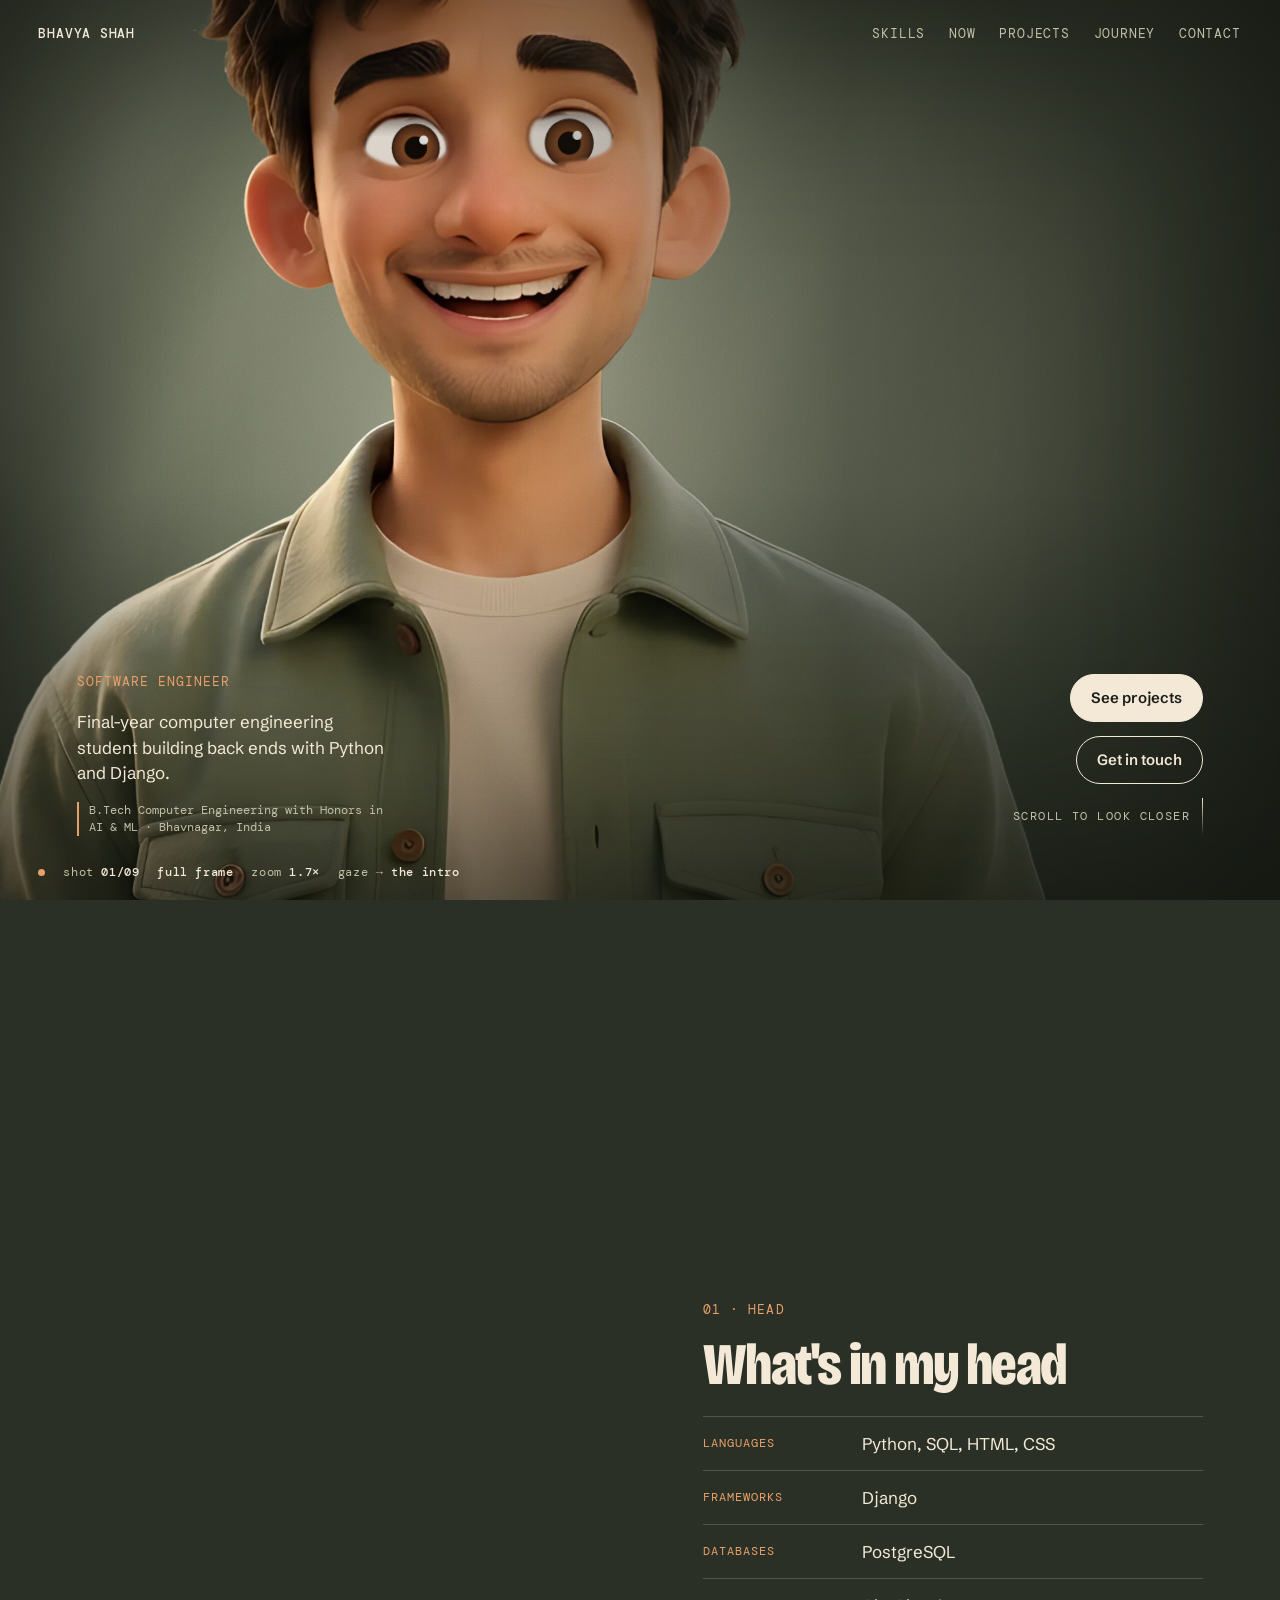
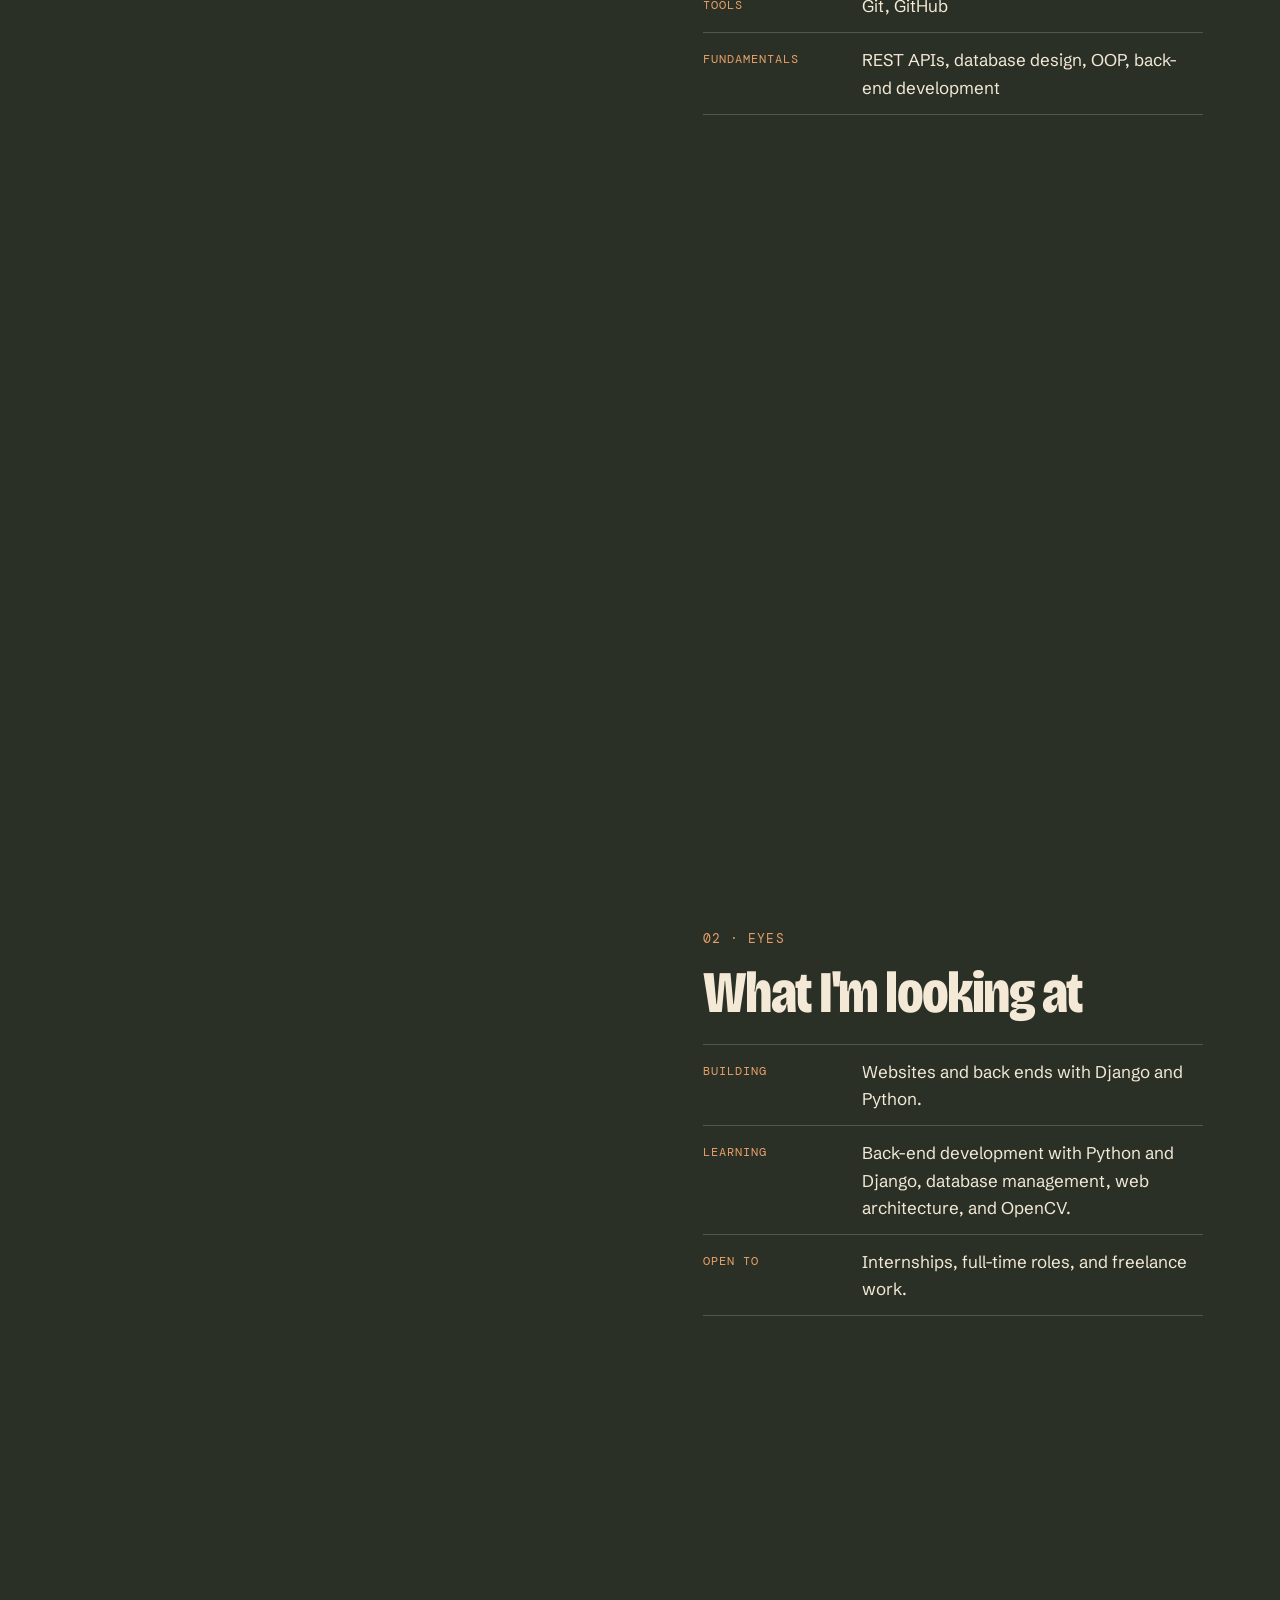
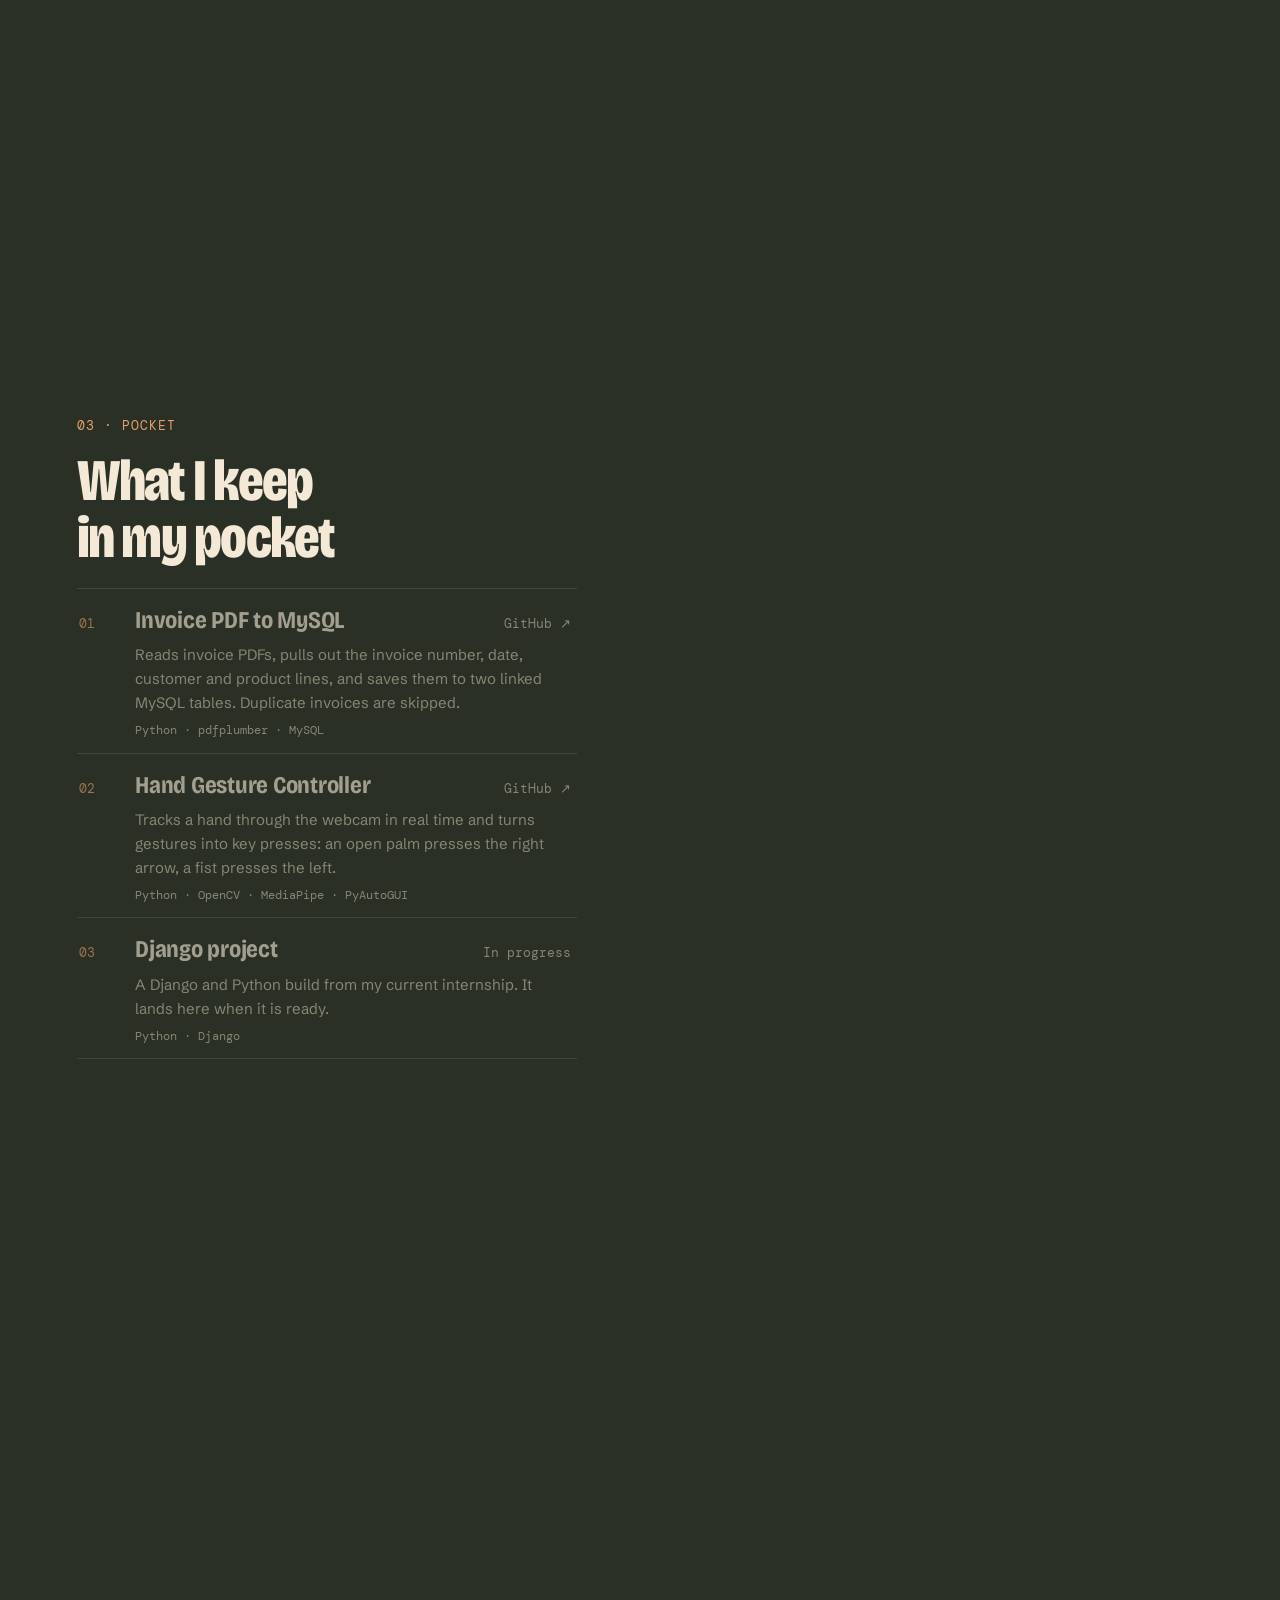
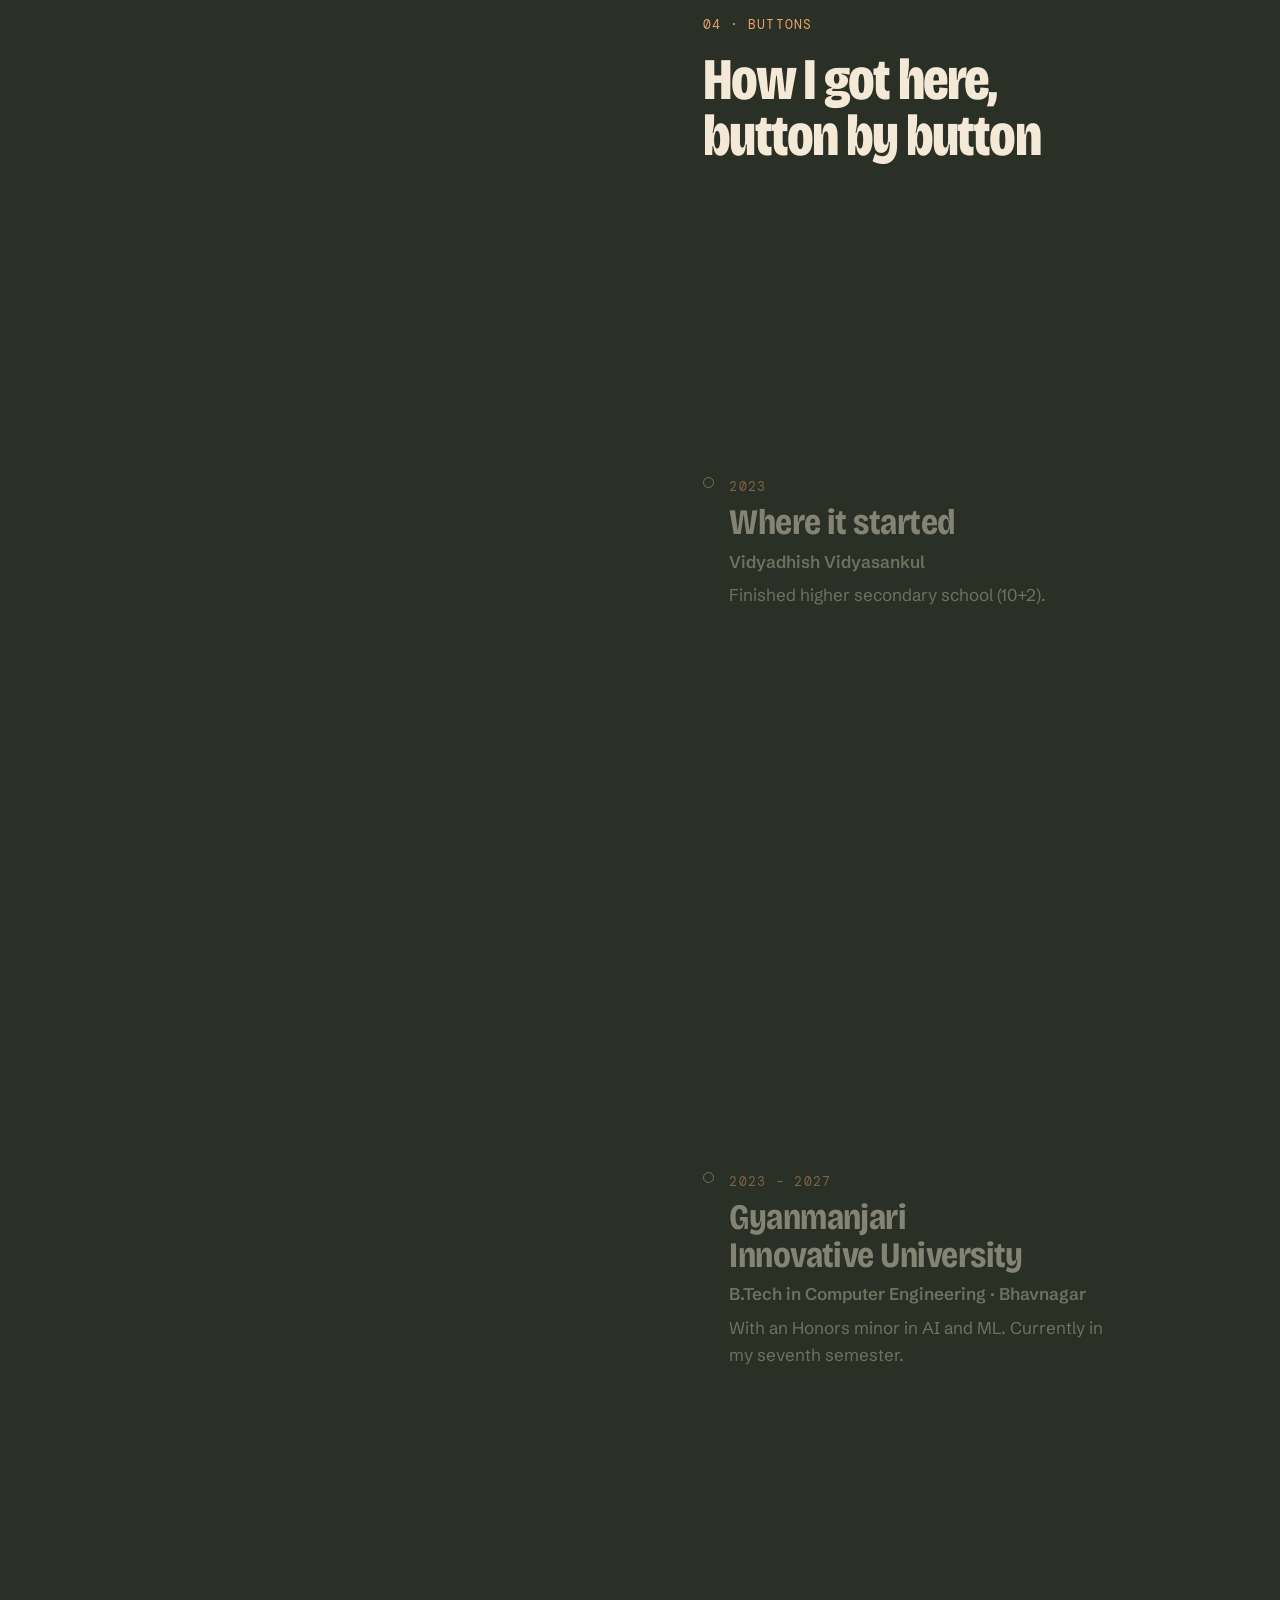
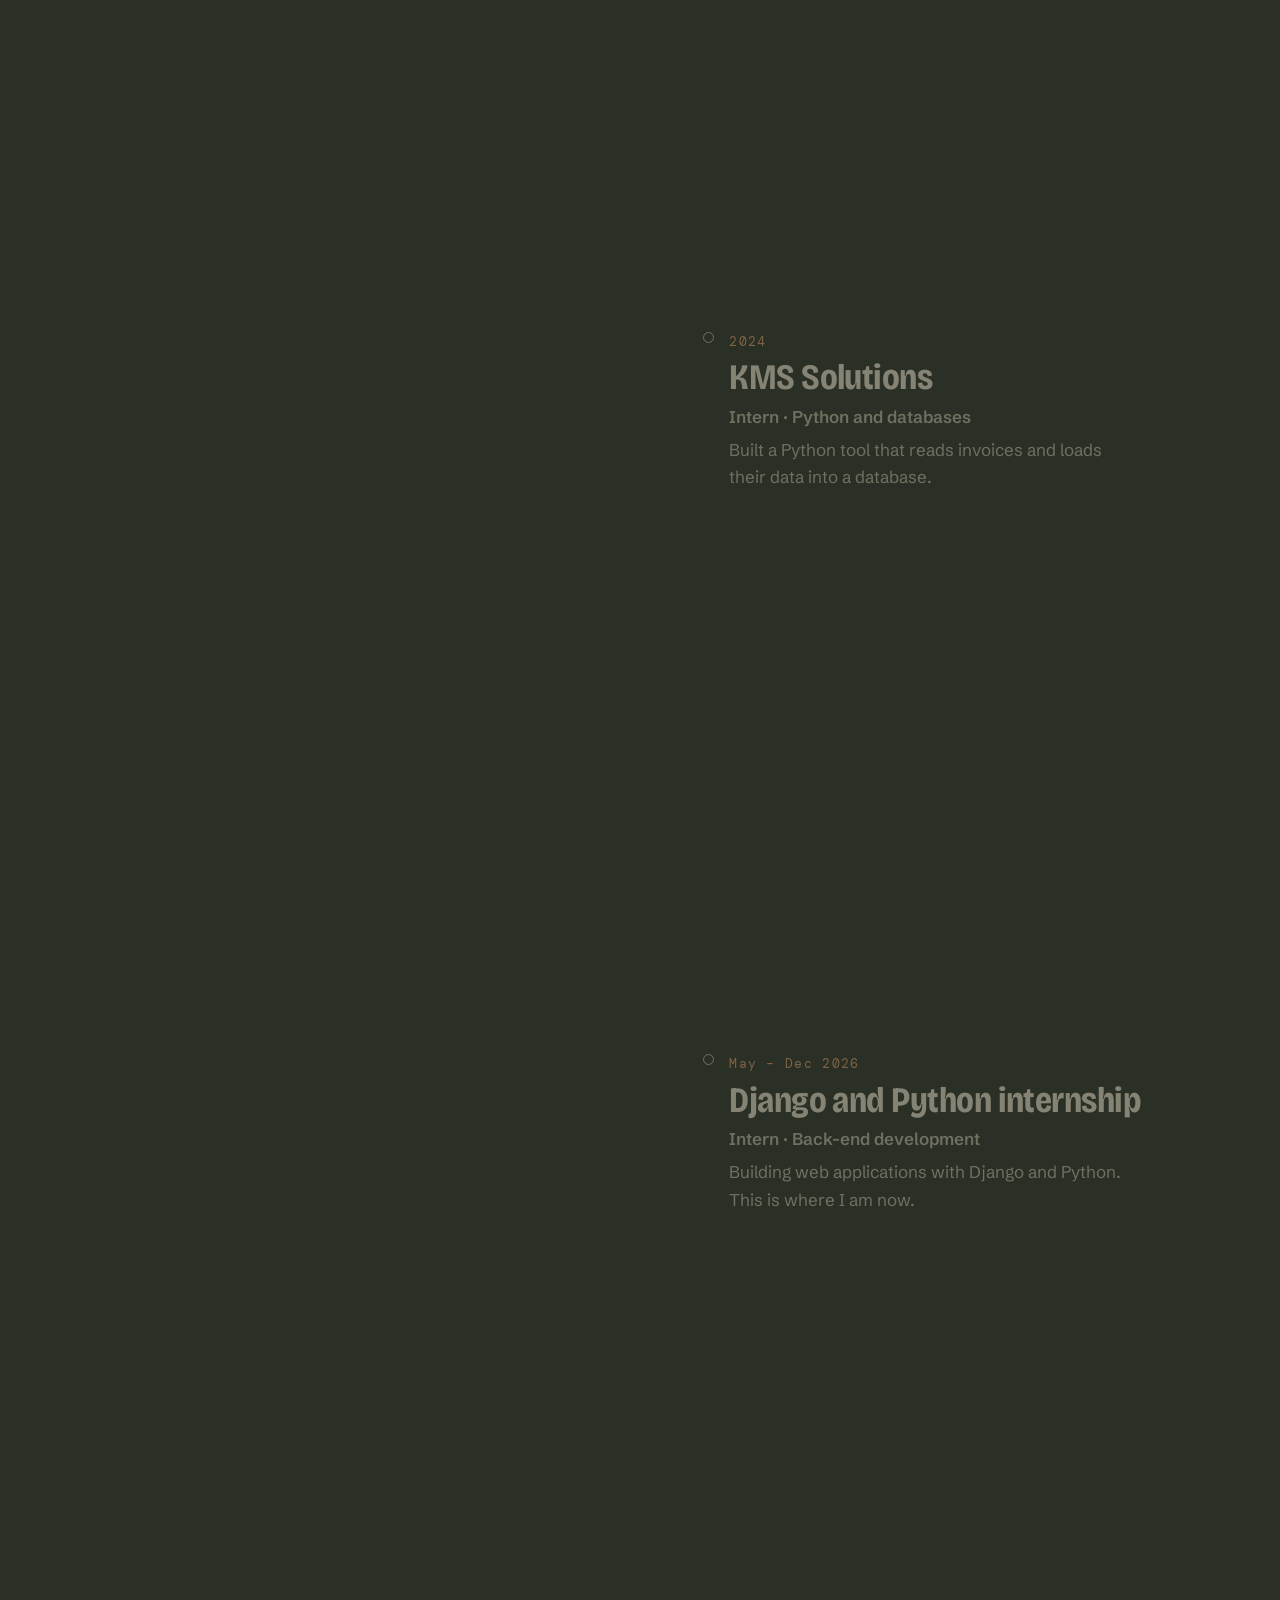
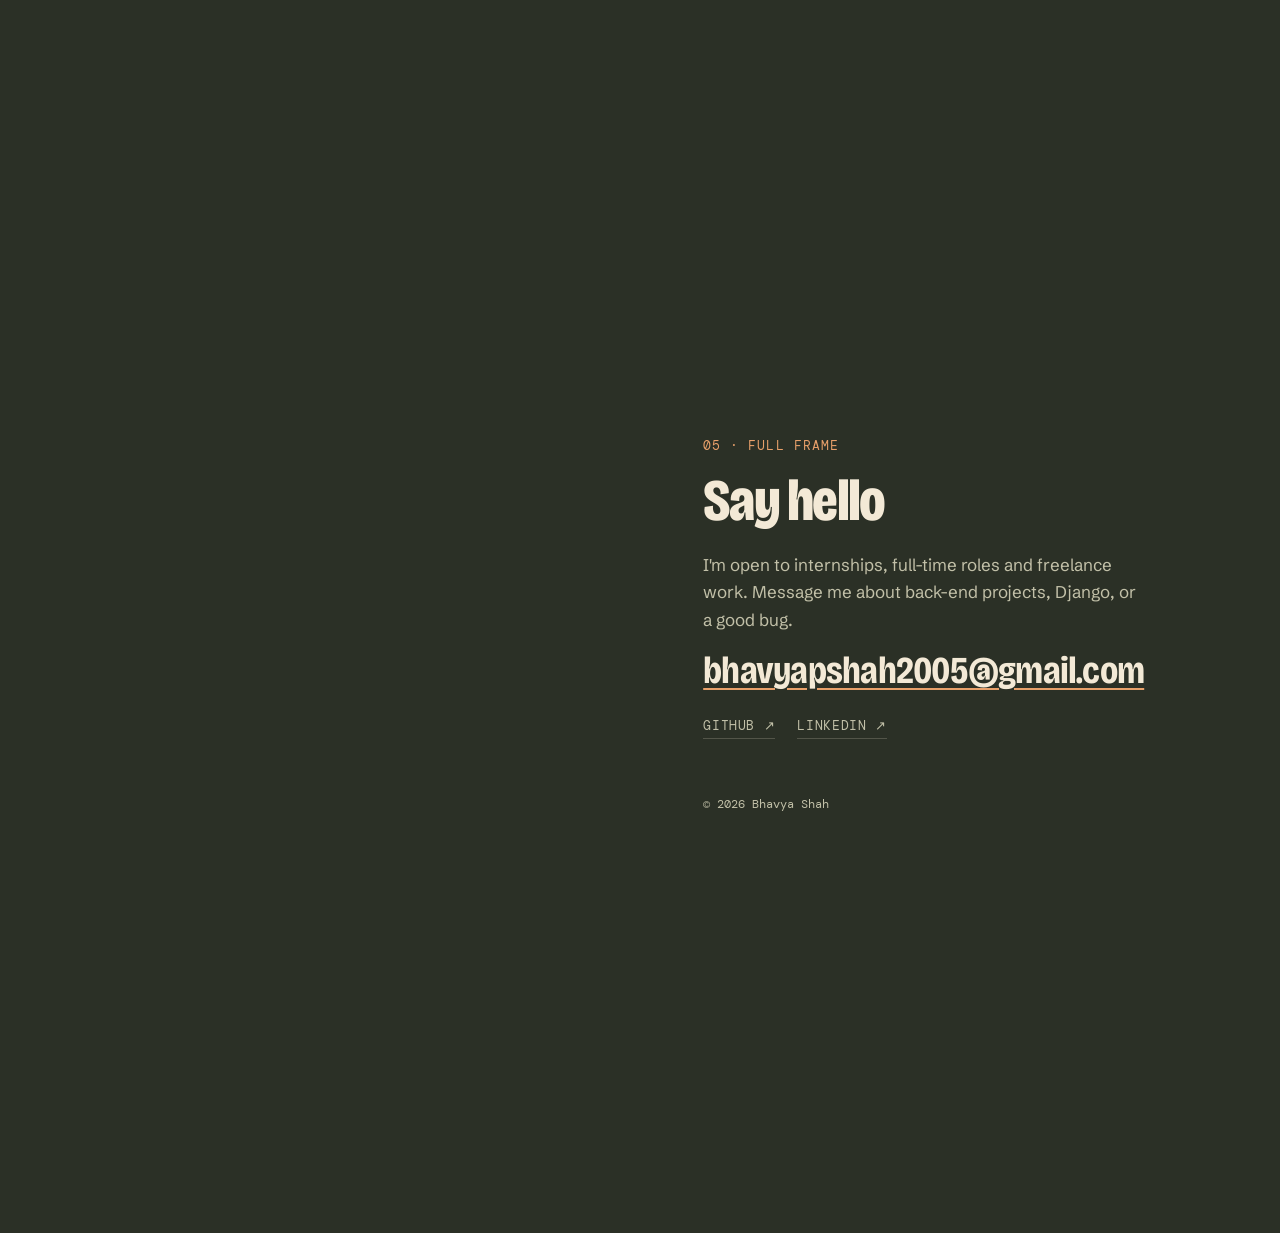
<file: index.html>
<!DOCTYPE html>
<html lang="en">
<head>
<meta charset="utf-8">
<meta name="viewport" content="width=device-width, initial-scale=1">
<title>Bhavya Shah Portfolio</title>
<link rel="preconnect" href="https://fonts.googleapis.com">
<link rel="preconnect" href="https://fonts.gstatic.com" crossorigin>
<link href="https://fonts.googleapis.com/css2?family=Bricolage+Grotesque:opsz,wdth,wght@12..96,75..100,400..800&family=Schibsted+Grotesk:wght@400;500;600&family=DM+Mono:wght@400;500&display=swap" rel="stylesheet">
<link rel="stylesheet" href="styles.css">
</head>
<body>

<div class="scene" id="scene" aria-hidden="true">
  <div class="wall" id="wall"></div>
  <div class="rig" id="rig">
    <span class="name first" id="n1">Bhavya</span>
    <span class="name last" id="n2">Shah</span>
    <img alt="" style="left:64.667px;top:336.667px;width:620.667px;height:431.333px" src="assets/body.webp">
    <div class="head" id="head">
      <svg viewBox="0 0 720 768">
        <defs>
          <linearGradient id="white" x1="0" y1="0" x2="0" y2="1"><stop offset="0" stop-color="#cdbcb0"/><stop offset=".3" stop-color="#f4ece4"/><stop offset="1" stop-color="#e9ddd1"/></linearGradient>
          <radialGradient id="iris"><stop offset="0" stop-color="#6d3c1f"/><stop offset=".55" stop-color="#7a4524"/><stop offset=".86" stop-color="#57301a"/><stop offset="1" stop-color="#2e1a10"/></radialGradient>
          <linearGradient id="lidshade" x1="0" y1="0" x2="0" y2="1"><stop offset="0" stop-color="#1b0e08" stop-opacity=".5"/><stop offset=".42" stop-color="#1b0e08" stop-opacity="0"/></linearGradient>
          <linearGradient id="lidskin" x1="0" y1="0" x2="0" y2="1"><stop offset="0" stop-color="#b8754c"/><stop offset=".85" stop-color="#a5643f"/><stop offset="1" stop-color="#4a2718"/></linearGradient>
        </defs>
        <rect x="297" y="242" width="49" height="32" fill="url(#white)"/>
        <g id="irisL"><circle cx="325.5" cy="257.6" r="12.4" fill="url(#iris)"/><circle cx="325.5" cy="257.6" r="5.8" fill="#120a07"/><circle cx="329.6" cy="253.6" r="2.3" fill="#fff" opacity=".93"/></g>
        <rect x="297" y="242" width="49" height="32" fill="url(#lidshade)"/>
        <rect class="lid" x="297" y="242" width="49" height="32" fill="url(#lidskin)"/>
        <rect x="378" y="236" width="56" height="41" fill="url(#white)"/>
        <g id="irisR"><circle cx="404.5" cy="255.2" r="12.6" fill="url(#iris)"/><circle cx="404.5" cy="255.2" r="5.9" fill="#120a07"/><circle cx="408.6" cy="251.2" r="2.3" fill="#fff" opacity=".93"/></g>
        <rect x="378" y="236" width="56" height="41" fill="url(#lidshade)"/>
        <rect class="lid" x="378" y="236" width="56" height="41" fill="url(#lidskin)"/>
      </svg>
      <img alt="" style="left:210.667px;top:43.667px;width:292.333px;height:361.000px" src="assets/head.webp">
      <div id="eyeMark"></div>
      <div class="pin" data-pin="head" style="left:222px;top:52px;width:280px;height:150px"><b>head → skills</b></div>
      <div class="pin" data-pin="eyes" style="left:292px;top:234px;width:146px;height:46px"><b>eyes → tracking <span id="pinGaze">cursor</span></b></div>
    </div>
    <div class="pin" data-pin="pocket" style="left:446px;top:594px;width:136px;height:112px"><b>pocket → projects</b></div>
    <div class="pin ring" data-pin="b1" style="left:306px;top:499px;width:28px;height:28px"><b>2023</b></div>
    <div class="pin ring" data-pin="b2" style="left:307px;top:607px;width:28px;height:28px"><b>2023 – 27</b></div>
    <div class="pin ring" data-pin="b3" style="left:215px;top:624px;width:28px;height:28px"><b>2024</b></div>
    <div class="pin ring" data-pin="b4" style="left:499px;top:624px;width:28px;height:28px"><b>2026</b></div>
  </div>
  <div class="scrim l" id="scrimL"></div>
  <div class="scrim r" id="scrimR"></div>
  <div class="scrim b" id="scrimB"></div>
  <div class="grain"></div>
  <div class="vignette"></div>
</div>

<header class="top">
  <a class="me" href="#top" data-look="my name">Bhavya Shah</a>
  <nav aria-label="Sections">
    <a href="#skills" data-look="the menu">Skills</a>
    <a href="#now" data-look="the menu">Now</a>
    <a href="#projects" data-look="the menu">Projects</a>
    <a href="#journey" data-look="the menu">Journey</a>
    <a href="#contact" data-look="the menu">Contact</a>
  </nav>
</header>

<div class="hud" aria-hidden="true">
  <i></i><span>shot <b id="hudN">01/09</b></span><span><b id="hudName">full frame</b></span>
  <span class="wide">zoom <b id="hudZ">1.0×</b></span><span>gaze → <b id="hudGaze">you</b></span>
</div>

<main id="top">
  <section class="sec hero" id="intro" data-section="intro">
    <h1 class="sr-only">Bhavya Shah, software engineer</h1>
    <div class="hero-in" data-shot="hero">
      <div>
        <p class="eyebrow">Software Engineer</p>
        <p class="lede" data-look="the intro">Final-year computer engineering student building back ends with Python and Django.</p>
        <p class="note">B.Tech Computer Engineering with Honors in AI &amp; ML · Bhavnagar, India</p>
      </div>
      <div class="rt">
        <a class="btn fill" href="#projects" data-look="the projects button">See projects</a>
        <a class="btn" href="#contact" data-look="the contact button">Get in touch</a>
        <a class="cue" href="#skills" data-look="the scroll cue">Scroll to look closer</a>
      </div>
    </div>
  </section>

  <section class="sec right" data-section="skills">
    <div class="block" id="skills" data-shot="head">
      <p class="eyebrow">01 · Head</p>
      <h2 data-look="the skills heading">What's in my head</h2>
      <dl class="kv" data-look="my skills">
        <div><dt>Languages</dt><dd>Python, SQL, HTML, CSS</dd></div>
        <div><dt>Frameworks</dt><dd>Django</dd></div>
        <div><dt>Databases</dt><dd>PostgreSQL</dd></div>
        <div><dt>Tools</dt><dd>Git, GitHub</dd></div>
        <div><dt>Fundamentals</dt><dd>REST APIs, database design, OOP, back-end development</dd></div>
      </dl>
    </div>
  </section>

  <section class="sec right" data-section="now">
    <div class="block" id="now" data-shot="eyes">
      <p class="eyebrow">02 · Eyes</p>
      <h2 data-look="the now heading">What I'm looking at</h2>
      <dl class="kv" data-look="what I'm doing now">
        <div><dt>Building</dt><dd>Websites and back ends with Django and Python.</dd></div>
        <div><dt>Learning</dt><dd>Back-end development with Python and Django, database management, web architecture, and OpenCV.</dd></div>
        <div><dt>Open to</dt><dd>Internships, full-time roles, and freelance work.</dd></div>
      </dl>
    </div>
  </section>

  <section class="sec" data-section="projects">
    <div class="block" id="projects" data-shot="pocket">
      <p class="eyebrow">03 · Pocket</p>
      <h2 data-look="the projects heading">What I keep in my pocket</h2>
      <ol class="rows">
        <li data-focus><a class="row" href="https://github.com/BhavyaShah2005/invoice-pdf-to-mysql" target="_blank" rel="noopener" data-look="the invoice project"><span class="n">01</span><h3>Invoice PDF to MySQL</h3><span class="yr">GitHub ↗</span>
          <p>Reads invoice PDFs, pulls out the invoice number, date, customer and product lines, and saves them to two linked MySQL tables. Duplicate invoices are skipped.</p><span class="tags">Python · pdfplumber · MySQL</span></a></li>
        <li data-focus><a class="row" href="https://github.com/BhavyaShah2005/hand-gesture-controller" target="_blank" rel="noopener" data-look="the gesture project"><span class="n">02</span><h3>Hand Gesture Controller</h3><span class="yr">GitHub ↗</span>
          <p>Tracks a hand through the webcam in real time and turns gestures into key presses: an open palm presses the right arrow, a fist presses the left.</p><span class="tags">Python · OpenCV · MediaPipe · PyAutoGUI</span></a></li>
        <li data-focus><div class="row" data-look="what's coming next"><span class="n">03</span><h3>Django project</h3><span class="yr">In progress</span>
          <p>A Django and Python build from my current internship. It lands here when it is ready.</p><span class="tags">Python · Django</span></div></li>
      </ol>
    </div>
  </section>

  <section class="sec right journey" data-section="journey">
    <div class="block" id="journey">
      <p class="eyebrow">04 · Buttons</p>
      <h2 data-look="the journey heading">How I got here, button by button</h2>
      <ol class="path">
        <li data-shot="b1" data-focus data-look="where it started">
          <span class="when">2023</span>
          <h3>Where it started</h3>
          <p class="role">Vidyadhish Vidyasankul</p>
          <p>Finished higher secondary school (10+2).</p>
        </li>
        <li data-shot="b2" data-focus data-look="university">
          <span class="when">2023 – 2027</span>
          <h3>Gyanmanjari Innovative University</h3>
          <p class="role">B.Tech in Computer Engineering · Bhavnagar</p>
          <p>With an Honors minor in AI and ML. Currently in my seventh semester.</p>
        </li>
        <li data-shot="b3" data-focus data-look="my first internship">
          <span class="when">2024</span>
          <h3>KMS Solutions</h3>
          <p class="role">Intern · Python and databases</p>
          <p>Built a Python tool that reads invoices and loads their data into a database.</p>
        </li>
        <li data-shot="b4" data-focus data-look="my current internship">
          <span class="when">May – Dec 2026</span>
          <h3>Django and Python internship</h3>
          <p class="role">Intern · Back-end development</p>
          <p>Building web applications with Django and Python. This is where I am now.</p>
        </li>
      </ol>
    </div>
  </section>

  <section class="sec right" data-section="contact">
    <div class="block" id="contact" data-shot="contact">
      <p class="eyebrow">05 · Full frame</p>
      <h2 data-look="the contact heading">Say hello</h2>
      <p class="sub">I'm open to internships, full-time roles and freelance work. Message me about back-end projects, Django, or a good bug.</p>
      <p class="mail">
          <a href="mailto:bhavyapshah2005@gmail.com">
              bhavyapshah2005@gmail.com
          </a>
      </p>
      <div class="links">
        <a href="https://github.com/BhavyaShah2005" target="_blank" rel="noopener" data-look="my GitHub">GitHub ↗</a>
        <a href="https://www.linkedin.com/in/bhavya-shah30" target="_blank" rel="noopener" data-look="my LinkedIn">LinkedIn ↗</a>
      </div>
      <footer>© 2026 Bhavya Shah</footer>
    </div>
  </section>
</main>

<script src="script.js"></script>
</body>
</html>
</file>
<file: styles.css>
/* Layout idea: one fixed film set. The character stands centre on a lit sage wall;
   scrolling moves the camera over him (head, eyes, pocket, buttons) and each stop
   carries one part of the portfolio. Single dark theme by choice. */
:root {
  color-scheme: dark;
  --pool: #a3a48c;        /* light pool on the wall behind him */
  --wall: #6c715d;
  --shade: #2b3026;
  --deep: #1a1e17;
  --cream: #f3e9d6;
  --dim: #c2c0a8;
  --copper: #e8a06a;
  --rule: rgba(243, 233, 214, .2);
  --font-display: "Bricolage Grotesque", "Arial Narrow", "Helvetica Neue", Arial, sans-serif;
  --font-body: "Schibsted Grotesk", "Segoe UI", system-ui, sans-serif;
  --font-mono: "DM Mono", ui-monospace, "SFMono-Regular", Menlo, monospace;
  --scene-h: 100vh;
}
*, *::before, *::after { box-sizing: border-box; }
html { scroll-behavior: smooth; }
body {
  margin: 0; background: var(--shade); color: var(--cream);
  font-family: var(--font-body); font-size: 17px; line-height: 1.6;
  -webkit-font-smoothing: antialiased; overflow-x: hidden;
}
a { color: inherit; }
:focus-visible { outline: 2px solid var(--copper); outline-offset: 4px; border-radius: 4px; }
.sr-only { position: absolute; width: 1px; height: 1px; overflow: hidden; clip-path: inset(50%); white-space: nowrap; }

/* ---------- the set ---------- */
.scene { position: fixed; inset: 0 0 auto 0; height: var(--scene-h); overflow: hidden; background: var(--shade); z-index: 0; }
.wall {
  position: absolute; inset: -18%;
  background: radial-gradient(ellipse 46% 56% at 50% 46%, var(--pool) 0%, #8b8f78 26%, var(--wall) 48%, #454b3c 70%, var(--shade) 100%);
}
.wall::before {   /* window light falling across the wall */
  content: ""; position: absolute; inset: 0;
  background: repeating-linear-gradient(118deg, rgba(255, 248, 220, .13) 0 7%, transparent 7% 11.5%, rgba(255, 248, 220, .08) 11.5% 14%, transparent 14% 21%);
  -webkit-mask-image: radial-gradient(ellipse 50% 60% at 42% 45%, #000 0%, transparent 78%);
  mask-image: radial-gradient(ellipse 50% 60% at 42% 45%, #000 0%, transparent 78%);
  filter: blur(22px);
}
.rig { position: absolute; left: 0; top: 0; width: 720px; height: 768px; transform-origin: 0 0; --inv: 1; }
.rig img { position: absolute; display: block; user-select: none; -webkit-user-drag: none; }
.name {
  position: absolute; top: 215px; transform: translateY(-50%);
  font-family: var(--font-display); font-weight: 800; font-stretch: 76%;
  font-size: var(--name-size, 150px); line-height: .8; letter-spacing: -.035em; text-transform: uppercase;
  color: var(--cream); white-space: nowrap;
}
.name.first { right: 488px; }            /* tucks behind his hair */
.name.last { left: 486px; color: transparent; -webkit-text-stroke: calc(2px * var(--inv)) var(--cream); }
.head { position: absolute; inset: 0; transform-origin: 372px 425px; }
.head svg { position: absolute; inset: 0; width: 100%; height: 100%; }
#eyeMark { position: absolute; left: 365px; top: 256px; width: 1px; height: 1px; }
.lid { transform-box: fill-box; transform-origin: 50% 0; transform: scaleY(0); transition: transform 80ms ease-in; }
.blink .lid { transform: scaleY(1); }

/* focus brackets pinned to parts of him, like a camera finding its subject */
.pin {
  position: absolute; opacity: 0; pointer-events: none;
  border: calc(1.5px * var(--inv)) dashed var(--copper); border-radius: calc(8px * var(--inv));
}
.pin.ring { border-radius: 50%; border-style: solid; box-shadow: 0 0 0 calc(5px * var(--inv)) rgba(232, 160, 106, .22); }
.pin b {
  position: absolute; left: 0; bottom: 100%; margin-bottom: calc(6px * var(--inv));
  font: 500 calc(11px * var(--inv))/1 var(--font-mono); letter-spacing: .04em; white-space: nowrap;
  color: var(--deep); background: var(--copper); padding: calc(4px * var(--inv)) calc(6px * var(--inv)); border-radius: calc(3px * var(--inv));
}
.pin.ring b { left: 100%; bottom: auto; top: 50%; transform: translateY(-50%); margin: 0 0 0 calc(10px * var(--inv)); }

.scrim { position: absolute; inset: 0; opacity: 0; pointer-events: none; }
.scrim.r { background: linear-gradient(to left, rgba(22, 26, 19, .94) 0%, rgba(22, 26, 19, .86) 34%, rgba(22, 26, 19, 0) 66%); }
.scrim.l { background: linear-gradient(to right, rgba(22, 26, 19, .94) 0%, rgba(22, 26, 19, .86) 34%, rgba(22, 26, 19, 0) 66%); }
.scrim.b { background: linear-gradient(to top, rgba(22, 26, 19, .92) 0%, rgba(22, 26, 19, .55) 24%, rgba(22, 26, 19, 0) 46%); }
.grain {
  position: absolute; inset: 0; pointer-events: none; opacity: .16; mix-blend-mode: overlay;
  background-image: url("data:image/svg+xml,%3Csvg xmlns='http://www.w3.org/2000/svg' width='220' height='220'%3E%3Cfilter id='n'%3E%3CfeTurbulence type='fractalNoise' baseFrequency='.9' numOctaves='2' stitchTiles='stitch'/%3E%3C/filter%3E%3Crect width='100%25' height='100%25' filter='url(%23n)'/%3E%3C/svg%3E");
}
.vignette { position: absolute; inset: 0; pointer-events: none; box-shadow: inset 0 0 180px 40px rgba(14, 17, 12, .55); }

/* ---------- chrome ---------- */
.top {
  position: fixed; top: 0; left: 0; right: 0; z-index: 5;
  display: flex; justify-content: space-between; align-items: baseline; gap: 16px;
  padding: 20px clamp(16px, 3vw, 40px);
  font-family: var(--font-mono); font-size: 13px; letter-spacing: .06em; text-transform: uppercase;
}
.top a { text-decoration: none; }
.top .me { font-weight: 500; }
.top nav { display: flex; gap: 4px 22px; flex-wrap: wrap; justify-content: flex-end; }
.top nav a { color: var(--dim); padding: 4px 1px; border-bottom: 1px solid transparent; }
.top nav a:hover, .top nav a.on { color: var(--cream); border-bottom-color: var(--copper); }
.hud {
  position: fixed; left: clamp(16px, 3vw, 40px); bottom: 18px; z-index: 5;
  display: flex; gap: 8px 18px; flex-wrap: wrap; align-items: center;
  font-family: var(--font-mono); font-size: 12px; letter-spacing: .05em; color: var(--dim);
  font-variant-numeric: tabular-nums; pointer-events: none;
}
.hud i { width: 7px; height: 7px; border-radius: 50%; background: var(--copper); }
.hud b { font-weight: 500; color: var(--cream); }

/* ---------- content ---------- */
main { position: relative; z-index: 1; }
.sec { min-height: 135vh; display: flex; align-items: center; padding: 0 clamp(20px, 6vw, 96px); }
.block { width: min(500px, 42vw); scroll-margin-top: 22vh; }
.sec.right .block { margin-left: auto; }
.eyebrow { font-family: var(--font-mono); font-size: 13px; letter-spacing: .08em; text-transform: uppercase; color: var(--copper); margin: 0 0 16px; }
h2, h3 { font-family: var(--font-display); margin: 0; text-wrap: balance; }
h2 { font-size: clamp(38px, 4.6vw, 62px); font-weight: 800; font-stretch: 78%; letter-spacing: -.03em; line-height: .96; margin-bottom: 22px; }
p { margin: 0 0 1em; }
.sub { color: var(--dim); max-width: 44ch; }

.hero { min-height: 100vh; align-items: flex-end; padding-bottom: 64px; }
.hero-in { width: 100%; display: flex; justify-content: space-between; align-items: flex-end; gap: 24px; }
.hero-in > div { width: min(330px, 24vw); }
.hero-in .rt { text-align: right; display: flex; flex-direction: column; align-items: flex-end; gap: 14px; }
.lede { font-size: 17px; line-height: 1.5; margin: 0; }
.note { margin: 16px 0 0; font-family: var(--font-mono); font-size: 11.5px; line-height: 1.5; color: var(--dim); border-left: 2px solid var(--copper); padding-left: 10px; }
.btn {
  display: inline-flex; align-items: center; padding: 11px 20px; border-radius: 999px;
  font-weight: 600; font-size: 15px; text-decoration: none; border: 1.5px solid var(--cream);
  transition: background .15s, color .15s, border-color .15s;
}
.btn.fill { background: var(--cream); color: var(--deep); }
.btn.fill:hover { background: var(--copper); border-color: var(--copper); }
.btn:not(.fill):hover { background: var(--cream); color: var(--deep); }
.cue { display: inline-flex; align-items: center; gap: 12px; font-family: var(--font-mono); font-size: 12px; letter-spacing: .12em; text-transform: uppercase; color: var(--dim); text-decoration: none; }
.cue::after { content: ""; width: 1px; height: 38px; background: linear-gradient(var(--cream), transparent); transform-origin: top; animation: drop 2.2s ease-in-out infinite; }
@keyframes drop { 0%, 100% { transform: scaleY(.35); opacity: .5; } 50% { transform: scaleY(1); opacity: 1; } }

.kv { margin: 0; display: grid; gap: 0; }
.kv div { display: grid; grid-template-columns: 8.5em 1fr; gap: 14px; padding: 13px 0; border-top: 1px solid var(--rule); }
.kv div:last-child { border-bottom: 1px solid var(--rule); }
.kv dt { font-family: var(--font-mono); font-size: 12px; letter-spacing: .08em; text-transform: uppercase; color: var(--copper); padding-top: 4px; }
.kv dd { margin: 0; }

.rows { list-style: none; margin: 0; padding: 0; }
.rows li { border-top: 1px solid var(--rule); opacity: .6; transition: opacity .3s; }
.rows li:last-child { border-bottom: 1px solid var(--rule); }
.rows li.lit, .rows li:hover, .rows li:focus-within { opacity: 1; }
.rows .row { display: grid; grid-template-columns: 2.6em 1fr auto; gap: 2px 12px; align-items: baseline; padding: 12px 6px 12px 2px; text-decoration: none; transition: padding-left .15s; }
.rows a.row:hover, .rows a.row:focus-visible { padding-left: 10px; }
.rows .n, .rows .yr { font-family: var(--font-mono); font-size: 13px; font-variant-numeric: tabular-nums; }
.rows .n { color: var(--copper); }
.rows .yr { color: var(--dim); }
.rows h3 { font-size: 24px; font-weight: 700; font-stretch: 85%; letter-spacing: -.01em; }
.rows p { grid-column: 2 / -1; margin: 2px 0 0; font-size: 15px; color: var(--dim); }
.rows .tags { grid-column: 2 / -1; font-family: var(--font-mono); font-size: 12px; color: var(--dim); margin-top: 4px; }

.sec.journey { display: block; padding-top: 30vh; padding-bottom: 45vh; }
.path { list-style: none; margin: 34vh 0 0; padding: 0; display: flex; flex-direction: column; gap: 62vh; }
.path li { opacity: .45; transition: opacity .3s; padding-left: 26px; position: relative; }
.path li::before { content: ""; position: absolute; left: 0; top: 6px; width: 11px; height: 11px; border-radius: 50%; border: 1.5px solid var(--dim); transition: background .3s, border-color .3s, box-shadow .3s; }
.path li.lit { opacity: 1; }
.path li.lit::before { background: var(--copper); border-color: var(--copper); box-shadow: 0 0 0 5px rgba(232, 160, 106, .22); }
.path .when { font-family: var(--font-mono); font-size: 13px; letter-spacing: .1em; color: var(--copper); font-variant-numeric: tabular-nums; }
.path h3 { font-size: clamp(26px, 2.8vw, 36px); font-weight: 700; font-stretch: 84%; letter-spacing: -.015em; line-height: 1.05; margin: 6px 0 6px; }
.path .role { font-weight: 600; margin: 0 0 6px; }
.path p { color: var(--dim); margin: 0; max-width: 40ch; }

.mail { font-family: var(--font-display); font-size: clamp(24px, 3vw, 38px); font-weight: 700; font-stretch: 82%; letter-spacing: -.02em; line-height: 1.1; overflow-wrap: anywhere; margin: 6px 0 0; }
.mail a { text-decoration-color: var(--copper); text-underline-offset: .14em; text-decoration-thickness: 2px; }
.links { display: flex; flex-wrap: wrap; gap: 10px 22px; margin-top: 24px; font-family: var(--font-mono); font-size: 13px; letter-spacing: .05em; text-transform: uppercase; }
.links a { color: var(--dim); text-decoration: none; border-bottom: 1px solid var(--rule); padding-bottom: 2px; }
.links a:hover { color: var(--cream); border-bottom-color: var(--copper); }
footer { margin-top: 56px; font-family: var(--font-mono); font-size: 12px; color: var(--dim); }

/* ---------- phone: the set becomes a window at the top, the writing scrolls under it ---------- */
@media (max-width: 860px) {
  :root { --scene-h: 44vh; }
  .scene { z-index: 3; box-shadow: 0 12px 28px rgba(0, 0, 0, .35); }
  .vignette { box-shadow: inset 0 0 70px 10px rgba(14, 17, 12, .5); }
  main { padding-top: 44vh; }
  .top { padding: 12px 14px; font-size: 11px; }
  .top nav { gap: 2px 12px; }
  .hud { left: 12px; top: calc(44vh - 26px); bottom: auto; font-size: 10.5px; gap: 4px 10px; flex-wrap: nowrap; white-space: nowrap; }
  .hud .wide { display: none; }
  .sec, .hero { min-height: 0; display: block; padding: 44px 20px 60px; }
  .block, .sec.right .block { width: auto; margin: 0; scroll-margin-top: calc(44vh + 24px); }
  .hero-in { flex-direction: column; align-items: stretch; }
  .hero-in > div { width: auto; }
  .hero-in .rt { text-align: left; align-items: flex-start; flex-direction: row; flex-wrap: wrap; }
  .cue { display: none; }
  .sec.journey { padding: 44px 20px 60px; }
  .path { margin-top: 30px; gap: 26vh; }
  .sec:last-child { padding-bottom: 30vh; }
}
@media (prefers-reduced-motion: reduce) {
  html { scroll-behavior: auto; }
  .lid, .btn, .rows li, .rows a, .path li, .path li::before { transition: none; }
  .cue::after { animation: none; }
}
</file>
